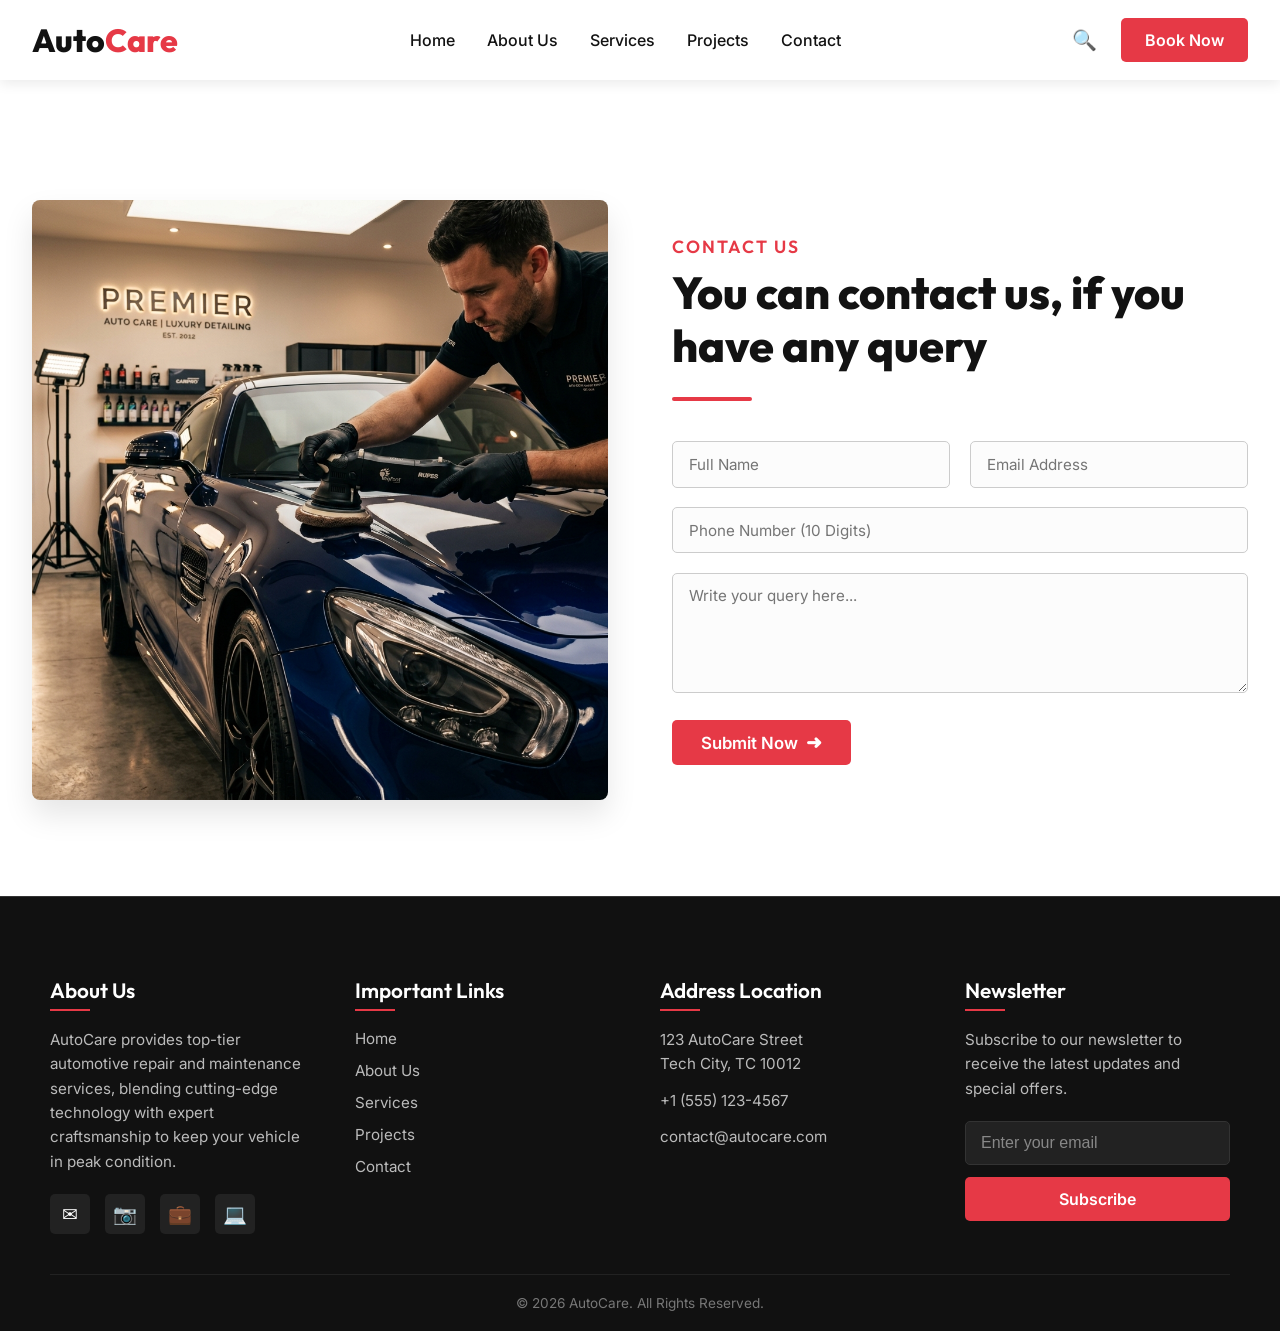
<file: contact.html>
<!DOCTYPE html>
<html lang="en">

<head>
    <meta charset="UTF-8">
    <meta name="viewport" content="width=device-width, initial-scale=1.0">
    <title>AutoCare - Contact Us</title>
    <link rel="preconnect" href="https://fonts.googleapis.com">
    <link rel="preconnect" href="https://fonts.gstatic.com" crossorigin>
    <link href="https://fonts.googleapis.com/css2?family=Inter:wght@400;500;600&family=Outfit:wght@400;600;800&display=swap" rel="stylesheet">
    <link rel="stylesheet" href="style.css">
    <link rel="stylesheet" href="navbar.css">
    <link rel="stylesheet" href="contact.css">
    <link rel="stylesheet" href="footer.css">
</head>

<body>
    <!-- Sticky Navigation -->
    <header class="navbar" id="home">
        <div class="nav-container">
            <div class="logo">
                <a href="index.html">Auto<span>Care</span></a>
            </div>
            <input type="checkbox" id="menu-toggle" class="menu-toggle">
            <label for="menu-toggle" class="hamburger">
                <span></span><span></span><span></span>
            </label>
            <nav class="nav-links">
                <ul>
                    <li><a href="index.html">Home</a></li>
                    <li><a href="about.html">About Us</a></li>
                    <li><a href="services.html">Services</a></li>
                    <li><a href="projects.html">Projects</a></li>
                    <li><a href="contact.html">Contact</a></li>
                </ul>
            </nav>
            <div class="nav-right">
                <button class="search-btn" aria-label="Search">&#128269;</button>
                <a href="contact.html" class="btn-book-now">Book Now</a>
            </div>
        </div>
    </header>

    <!-- Contact Us Section -->
    <section class="contact-section" id="contact" style="padding-top: 120px;">
        <div class="contact-container">
            <div class="contact-image">
                <img src="images/slide2.png" alt="Contact Us - Professional Customer Service">
            </div>
            <div class="contact-content">
                <h4 class="contact-subtitle">Contact Us</h4>
                <h2 class="contact-heading">You can contact us, if you have any query</h2>
                <div class="contact-separator"></div>
                <form action="#" method="POST" class="contact-form">
                    <div class="form-row">
                        <div class="input-group">
                            <input type="text" name="name" placeholder="Full Name" required pattern="[A-Za-z ]+" title="Only alphabetic characters and spaces are allowed">
                        </div>
                        <div class="input-group">
                            <input type="email" name="email" placeholder="Email Address" required>
                        </div>
                    </div>
                    <div class="input-group">
                        <input type="tel" name="phone" placeholder="Phone Number (10 Digits)" required pattern="[0-9]{10}" title="Please enter exactly 10 digits">
                    </div>
                    <div class="input-group">
                        <textarea name="message" placeholder="Write your query here..." required></textarea>
                    </div>
                    <button type="submit" class="contact-submit-btn">Submit Now <span>&#10140;</span></button>
                </form>
            </div>
        </div>
    </section>

    <!-- Footer Section -->
    <footer class="footer-section">
        <div class="footer-container">
            <div class="footer-col">
                <h4 class="footer-heading">About Us</h4>
                <p class="footer-desc">AutoCare provides top-tier automotive repair and maintenance services, blending cutting-edge technology with expert craftsmanship to keep your vehicle in peak condition.</p>
                <div class="footer-socials">
                    <a href="mailto:contact@autocare.com" class="social-icon" aria-label="Email">&#9993;</a>
                    <a href="https://instagram.com" target="_blank" class="social-icon" aria-label="Instagram">&#128247;</a>
                    <a href="https://linkedin.com" target="_blank" class="social-icon" aria-label="LinkedIn">&#128188;</a>
                    <a href="https://github.com" target="_blank" class="social-icon" aria-label="GitHub">&#128187;</a>
                </div>
            </div>
            <div class="footer-col">
                <h4 class="footer-heading">Important Links</h4>
                <ul class="footer-links">
                    <li><a href="index.html">Home</a></li>
                    <li><a href="about.html">About Us</a></li>
                    <li><a href="services.html">Services</a></li>
                    <li><a href="projects.html">Projects</a></li>
                    <li><a href="contact.html">Contact</a></li>
                </ul>
            </div>
            <div class="footer-col">
                <h4 class="footer-heading">Address Location</h4>
                <div class="footer-contact-info">
                    <p>123 AutoCare Street<br>Tech City, TC 10012</p>
                    <p>+1 (555) 123-4567</p>
                    <p>contact@autocare.com</p>
                </div>
            </div>
            <div class="footer-col">
                <h4 class="footer-heading">Newsletter</h4>
                <p class="footer-desc">Subscribe to our newsletter to receive the latest updates and special offers.</p>
                <form action="#" method="POST" class="footer-newsletter">
                    <input type="email" name="email" placeholder="Enter your email" required>
                    <button type="submit" class="btn-subscribe">Subscribe</button>
                </form>
            </div>
        </div>
        <div class="footer-bottom">
            <p>&copy; 2026 AutoCare. All Rights Reserved.</p>
        </div>
    </footer>
</body>
</html>
</file>
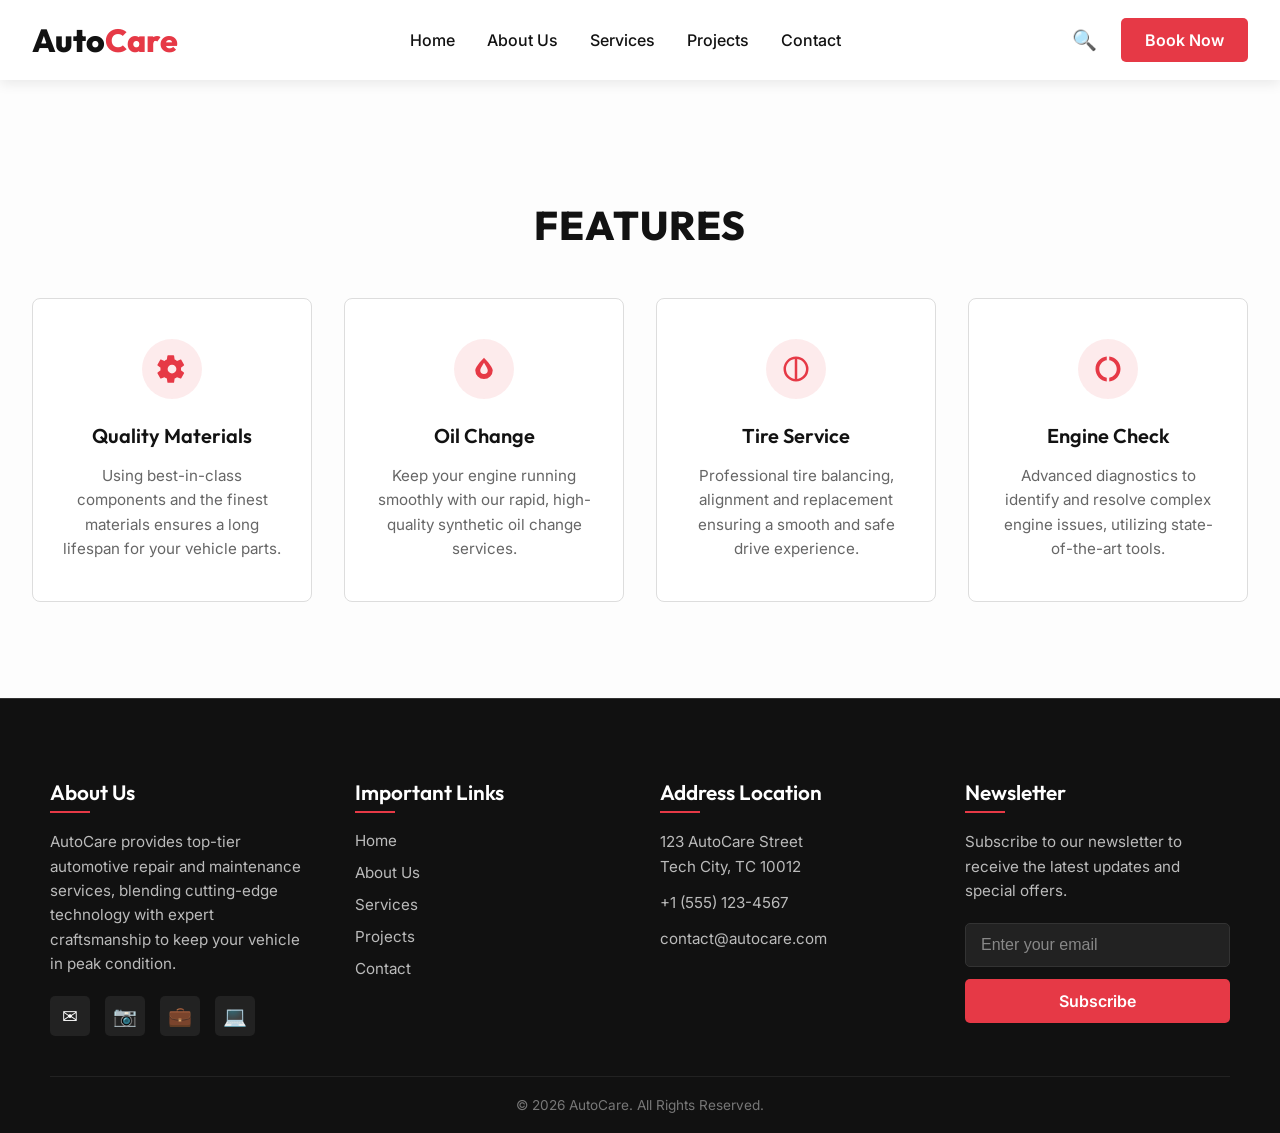
<file: features.html>
<!DOCTYPE html>
<html lang="en">

<head>
    <meta charset="UTF-8">
    <meta name="viewport" content="width=device-width, initial-scale=1.0">
    <title>AutoCare - Features</title>
    <link rel="preconnect" href="https://fonts.googleapis.com">
    <link rel="preconnect" href="https://fonts.gstatic.com" crossorigin>
    <link href="https://fonts.googleapis.com/css2?family=Inter:wght@400;500;600&family=Outfit:wght@400;600;800&display=swap" rel="stylesheet">
    <link rel="stylesheet" href="style.css">
    <link rel="stylesheet" href="navbar.css">
    <link rel="stylesheet" href="features.css">
    <link rel="stylesheet" href="footer.css">
</head>

<body>
    <!-- Sticky Navigation -->
    <header class="navbar" id="home">
        <div class="nav-container">
            <div class="logo">
                <a href="index.html">Auto<span>Care</span></a>
            </div>
            <input type="checkbox" id="menu-toggle" class="menu-toggle">
            <label for="menu-toggle" class="hamburger">
                <span></span><span></span><span></span>
            </label>
            <nav class="nav-links">
                <ul>
                    <li><a href="index.html">Home</a></li>
                    <li><a href="about.html">About Us</a></li>
                    <li><a href="services.html">Services</a></li>
                    <li><a href="projects.html">Projects</a></li>
                    <li><a href="contact.html">Contact</a></li>
                </ul>
            </nav>
            <div class="nav-right">
                <button class="search-btn" aria-label="Search">&#128269;</button>
                <a href="contact.html" class="btn-book-now">Book Now</a>
            </div>
        </div>
    </header>

    <!-- Features Section -->
    <section class="features-section" id="features" style="padding-top: 120px;">
        <h2 class="section-title">Features</h2>
        <div class="features-grid">
            <div class="feature-box">
                <div class="feature-icon">
                    <svg viewBox="0 0 24 24"><path d="M19.14,12.94C19.2,12.63 19.25,12.32 19.25,12C19.25,11.68 19.2,11.37 19.14,11.06L21.5,9.22C21.71,9.05 21.77,8.76 21.65,8.53L19.4,4.63C19.27,4.4 19,4.32 18.78,4.4L16,5.5C15.42,5.06 14.78,4.7 14.1,4.42L13.68,1.45C13.63,1.19 13.41,1 13.15,1H8.85C8.59,1 8.37,1.19 8.32,1.45L7.89,4.42C7.22,4.7 6.58,5.06 6,5.5L3.22,4.4C3,4.32 2.73,4.4 2.6,4.63L0.35,8.53C0.23,8.76 0.29,9.05 0.5,9.22L2.86,11.06C2.8,11.37 2.75,11.68 2.75,12C2.75,12.32 2.8,12.63 2.86,12.94L0.5,14.78C0.29,14.95 0.23,15.24 0.35,15.47L2.6,19.37C2.73,19.6 3,19.68 3.22,19.6L6,18.5C6.58,18.94 7.22,19.3 7.89,19.58L8.32,22.55C8.37,22.81 8.59,23 8.85,23H13.15C13.41,23 13.63,22.81 13.68,22.55L14.1,19.58C14.78,19.3 15.42,18.94 16,18.5L18.78,19.6C19,19.68 19.27,19.6 19.4,19.37L21.65,15.47C21.77,15.24 21.71,14.95 21.5,14.78L19.14,12.94M12,15.5A3.5,3.5 0 0,1 8.5,12A3.5,3.5 0 0,1 12,8.5A3.5,3.5 0 0,1 15.5,12A3.5,3.5 0 0,1 12,15.5Z" /></svg>
                </div>
                <h3 class="feature-title">Quality Materials</h3>
                <p class="feature-desc">Using best-in-class components and the finest materials ensures a long lifespan for your vehicle parts.</p>
            </div>
            <div class="feature-box">
                <div class="feature-icon">
                    <svg viewBox="0 0 24 24"><path d="M12,16A3,3 0 0,1 9,13C9,11.88 10.31,9.71 12,7C13.69,9.71 15,11.88 15,13A3,3 0 0,1 12,16M12,3C12,3 5,10.04 5,13A7,7 0 0,0 12,20A7,7 0 0,0 19,13C19,10.04 12,3 12,3Z" /></svg>
                </div>
                <h3 class="feature-title">Oil Change</h3>
                <p class="feature-desc">Keep your engine running smoothly with our rapid, high-quality synthetic oil change services.</p>
            </div>
            <div class="feature-box">
                <div class="feature-icon">
                    <svg viewBox="0 0 24 24"><path d="M12,2A10,10 0 0,0 2,12A10,10 0 0,0 12,22A10,10 0 0,0 22,12A10,10 0 0,0 12,2M11,19.93C7.06,19.43 4,16.05 4,12C4,7.95 7.06,4.57 11,4.07V19.93M13,4.07C16.94,4.57 20,7.95 20,12C20,16.05 16.94,19.43 13,19.93V4.07Z" /></svg>
                </div>
                <h3 class="feature-title">Tire Service</h3>
                <p class="feature-desc">Professional tire balancing, alignment and replacement ensuring a smooth and safe drive experience.</p>
            </div>
            <div class="feature-box">
                <div class="feature-icon">
                    <svg viewBox="0 0 24 24"><path d="M13,2.05V5.08C16.39,5.57 19,8.47 19,12C19,15.53 16.39,18.43 13,18.92V21.95C18.05,21.45 22,17.19 22,12C22,6.82 18.05,2.55 13,2.05M11,2.05C5.95,2.55 2,6.82 2,12C2,17.19 5.95,21.45 11,21.95V18.92C7.61,18.43 5,15.53 5,12C5,8.47 7.61,5.57 11,5.08V2.05Z" /></svg>
                </div>
                <h3 class="feature-title">Engine Check</h3>
                <p class="feature-desc">Advanced diagnostics to identify and resolve complex engine issues, utilizing state-of-the-art tools.</p>
            </div>
        </div>
    </section>

    <!-- Footer Section -->
    <footer class="footer-section">
        <div class="footer-container">
            <div class="footer-col">
                <h4 class="footer-heading">About Us</h4>
                <p class="footer-desc">AutoCare provides top-tier automotive repair and maintenance services, blending cutting-edge technology with expert craftsmanship to keep your vehicle in peak condition.</p>
                <div class="footer-socials">
                    <a href="mailto:contact@autocare.com" class="social-icon" aria-label="Email">&#9993;</a>
                    <a href="https://instagram.com" target="_blank" class="social-icon" aria-label="Instagram">&#128247;</a>
                    <a href="https://linkedin.com" target="_blank" class="social-icon" aria-label="LinkedIn">&#128188;</a>
                    <a href="https://github.com" target="_blank" class="social-icon" aria-label="GitHub">&#128187;</a>
                </div>
            </div>
            <div class="footer-col">
                <h4 class="footer-heading">Important Links</h4>
                <ul class="footer-links">
                    <li><a href="index.html">Home</a></li>
                    <li><a href="about.html">About Us</a></li>
                    <li><a href="services.html">Services</a></li>
                    <li><a href="projects.html">Projects</a></li>
                    <li><a href="contact.html">Contact</a></li>
                </ul>
            </div>
            <div class="footer-col">
                <h4 class="footer-heading">Address Location</h4>
                <div class="footer-contact-info">
                    <p>123 AutoCare Street<br>Tech City, TC 10012</p>
                    <p>+1 (555) 123-4567</p>
                    <p>contact@autocare.com</p>
                </div>
            </div>
            <div class="footer-col">
                <h4 class="footer-heading">Newsletter</h4>
                <p class="footer-desc">Subscribe to our newsletter to receive the latest updates and special offers.</p>
                <form action="#" method="POST" class="footer-newsletter">
                    <input type="email" name="email" placeholder="Enter your email" required>
                    <button type="submit" class="btn-subscribe">Subscribe</button>
                </form>
            </div>
        </div>
        <div class="footer-bottom">
            <p>&copy; 2026 AutoCare. All Rights Reserved.</p>
        </div>
    </footer>
</body>
</html>
</file>
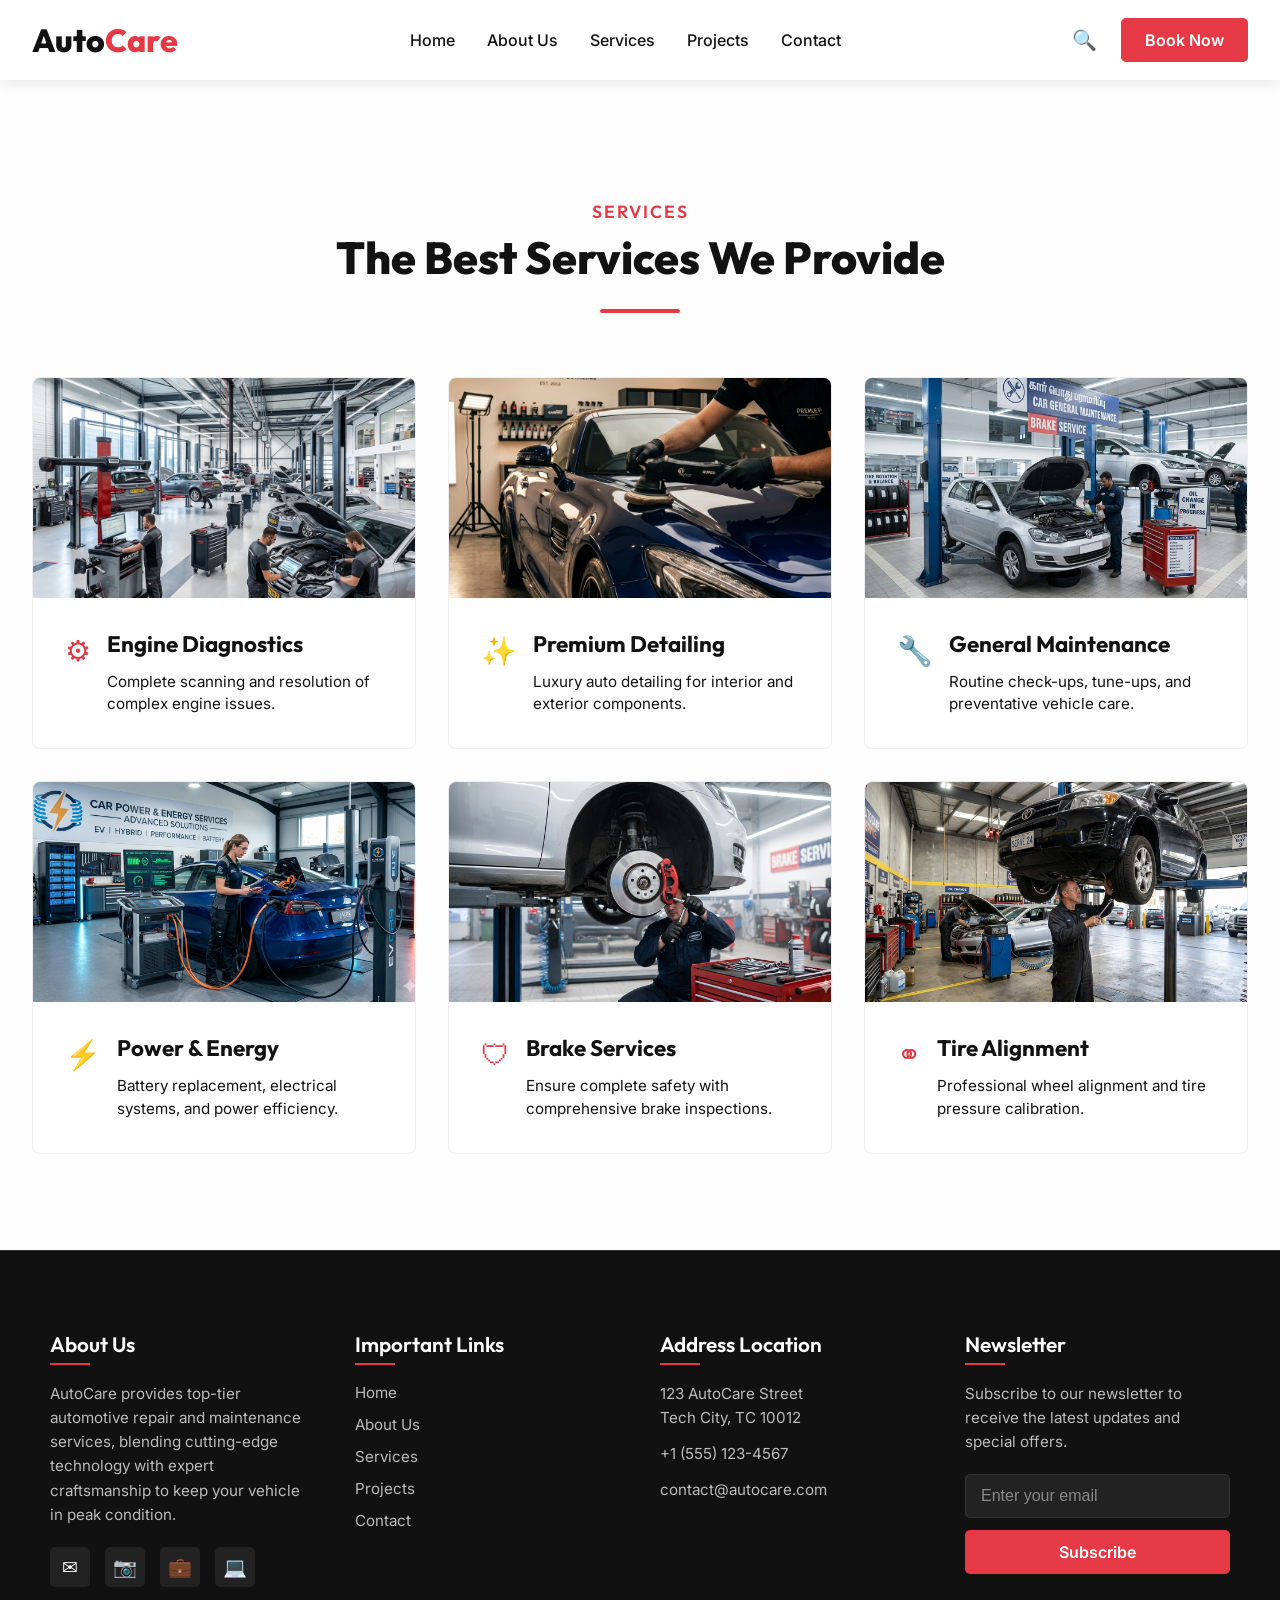
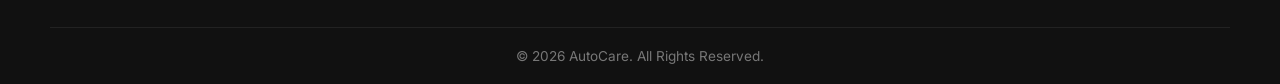
<file: services.html>
<!DOCTYPE html>
<html lang="en">

<head>
    <meta charset="UTF-8">
    <meta name="viewport" content="width=device-width, initial-scale=1.0">
    <title>AutoCare - Services</title>
    <link rel="preconnect" href="https://fonts.googleapis.com">
    <link rel="preconnect" href="https://fonts.gstatic.com" crossorigin>
    <link
        href="https://fonts.googleapis.com/css2?family=Inter:wght@400;500;600&family=Outfit:wght@400;600;800&display=swap"
        rel="stylesheet">
    <link rel="stylesheet" href="style.css">
    <link rel="stylesheet" href="navbar.css">
    <link rel="stylesheet" href="services.css">
    <link rel="stylesheet" href="footer.css">
</head>

<body>
    <!-- Sticky Navigation -->
    <header class="navbar" id="home">
        <div class="nav-container">
            <div class="logo">
                <a href="index.html">Auto<span>Care</span></a>
            </div>
            <input type="checkbox" id="menu-toggle" class="menu-toggle">
            <label for="menu-toggle" class="hamburger">
                <span></span><span></span><span></span>
            </label>
            <nav class="nav-links">
                <ul>
                    <li><a href="index.html">Home</a></li>
                    <li><a href="about.html">About Us</a></li>
                    <li><a href="services.html">Services</a></li>
                    <li><a href="projects.html">Projects</a></li>
                    <li><a href="contact.html">Contact</a></li>
                </ul>
            </nav>
            <div class="nav-right">
                <button class="search-btn" aria-label="Search">&#128269;</button>
                <a href="contact.html" class="btn-book-now">Book Now</a>
            </div>
        </div>
    </header>

    <!-- Services Section -->
    <section class="services-section" id="services" style="padding-top: 120px;">
        <div class="services-header">
            <h4 class="services-subtitle">Services</h4>
            <h2 class="services-heading">The Best Services We Provide</h2>
            <div class="services-separator"></div>
        </div>
        <div class="services-grid">
            <div class="service-card">
                <div class="service-image">
                    <img src="images/slide1.png" alt="Engine Diagnostic Service">
                </div>
                <div class="service-content">
                    <div class="service-icon">&#9881;</div>
                    <div class="service-text">
                        <h3 class="service-title">Engine Diagnostics</h3>
                        <p class="service-desc">Complete scanning and resolution of complex engine issues.</p>
                    </div>
                </div>
            </div>
            <div class="service-card">
                <div class="service-image">
                    <img src="images/slide2.png" alt="Detailing Service">
                </div>
                <div class="service-content">
                    <div class="service-icon">&#10024;</div>
                    <div class="service-text">
                        <h3 class="service-title">Premium Detailing</h3>
                        <p class="service-desc">Luxury auto detailing for interior and exterior components.</p>
                    </div>
                </div>
            </div>
            <div class="service-card">
                <div class="service-image">
                    <img src="images/service3.png" alt="General Maintenance">
                </div>
                <div class="service-content">
                    <div class="service-icon">&#128295;</div>
                    <div class="service-text">
                        <h3 class="service-title">General Maintenance</h3>
                        <p class="service-desc">Routine check-ups, tune-ups, and preventative vehicle care.</p>
                    </div>
                </div>
            </div>
            <div class="service-card">
                <div class="service-image">
                    <img src="images/service4.png" alt="Power & Energy">
                </div>
                <div class="service-content">
                    <div class="service-icon">&#9889;</div>
                    <div class="service-text">
                        <h3 class="service-title">Power & Energy</h3>
                        <p class="service-desc">Battery replacement, electrical systems, and power efficiency.</p>
                    </div>
                </div>
            </div>
            <div class="service-card">
                <div class="service-image">
                    <img src="images/service5.png" alt="Brake Services">
                </div>
                <div class="service-content">
                    <div class="service-icon">&#128737;</div>
                    <div class="service-text">
                        <h3 class="service-title">Brake Services</h3>
                        <p class="service-desc">Ensure complete safety with comprehensive brake inspections.</p>
                    </div>
                </div>
            </div>
            <div class="service-card">
                <div class="service-image">
                    <img src="images/service6.png" alt="Tire & Wheel">
                </div>
                <div class="service-content">
                    <div class="service-icon">&#9901;</div>
                    <div class="service-text">
                        <h3 class="service-title">Tire Alignment</h3>
                        <p class="service-desc">Professional wheel alignment and tire pressure calibration.</p>
                    </div>
                </div>
            </div>
        </div>
    </section>

    <!-- Footer Section -->
    <footer class="footer-section">
        <div class="footer-container">
            <div class="footer-col">
                <h4 class="footer-heading">About Us</h4>
                <p class="footer-desc">AutoCare provides top-tier automotive repair and maintenance services, blending
                    cutting-edge technology with expert craftsmanship to keep your vehicle in peak condition.</p>
                <div class="footer-socials">
                    <a href="mailto:contact@autocare.com" class="social-icon" aria-label="Email">&#9993;</a>
                    <a href="https://instagram.com" target="_blank" class="social-icon"
                        aria-label="Instagram">&#128247;</a>
                    <a href="https://linkedin.com" target="_blank" class="social-icon"
                        aria-label="LinkedIn">&#128188;</a>
                    <a href="https://github.com" target="_blank" class="social-icon" aria-label="GitHub">&#128187;</a>
                </div>
            </div>
            <div class="footer-col">
                <h4 class="footer-heading">Important Links</h4>
                <ul class="footer-links">
                    <li><a href="index.html">Home</a></li>
                    <li><a href="about.html">About Us</a></li>
                    <li><a href="services.html">Services</a></li>
                    <li><a href="projects.html">Projects</a></li>
                    <li><a href="contact.html">Contact</a></li>
                </ul>
            </div>
            <div class="footer-col">
                <h4 class="footer-heading">Address Location</h4>
                <div class="footer-contact-info">
                    <p>123 AutoCare Street<br>Tech City, TC 10012</p>
                    <p>+1 (555) 123-4567</p>
                    <p>contact@autocare.com</p>
                </div>
            </div>
            <div class="footer-col">
                <h4 class="footer-heading">Newsletter</h4>
                <p class="footer-desc">Subscribe to our newsletter to receive the latest updates and special offers.</p>
                <form action="#" method="POST" class="footer-newsletter">
                    <input type="email" name="email" placeholder="Enter your email" required>
                    <button type="submit" class="btn-subscribe">Subscribe</button>
                </form>
            </div>
        </div>
        <div class="footer-bottom">
            <p>&copy; 2026 AutoCare. All Rights Reserved.</p>
        </div>
    </footer>
</body>

</html>
</file>
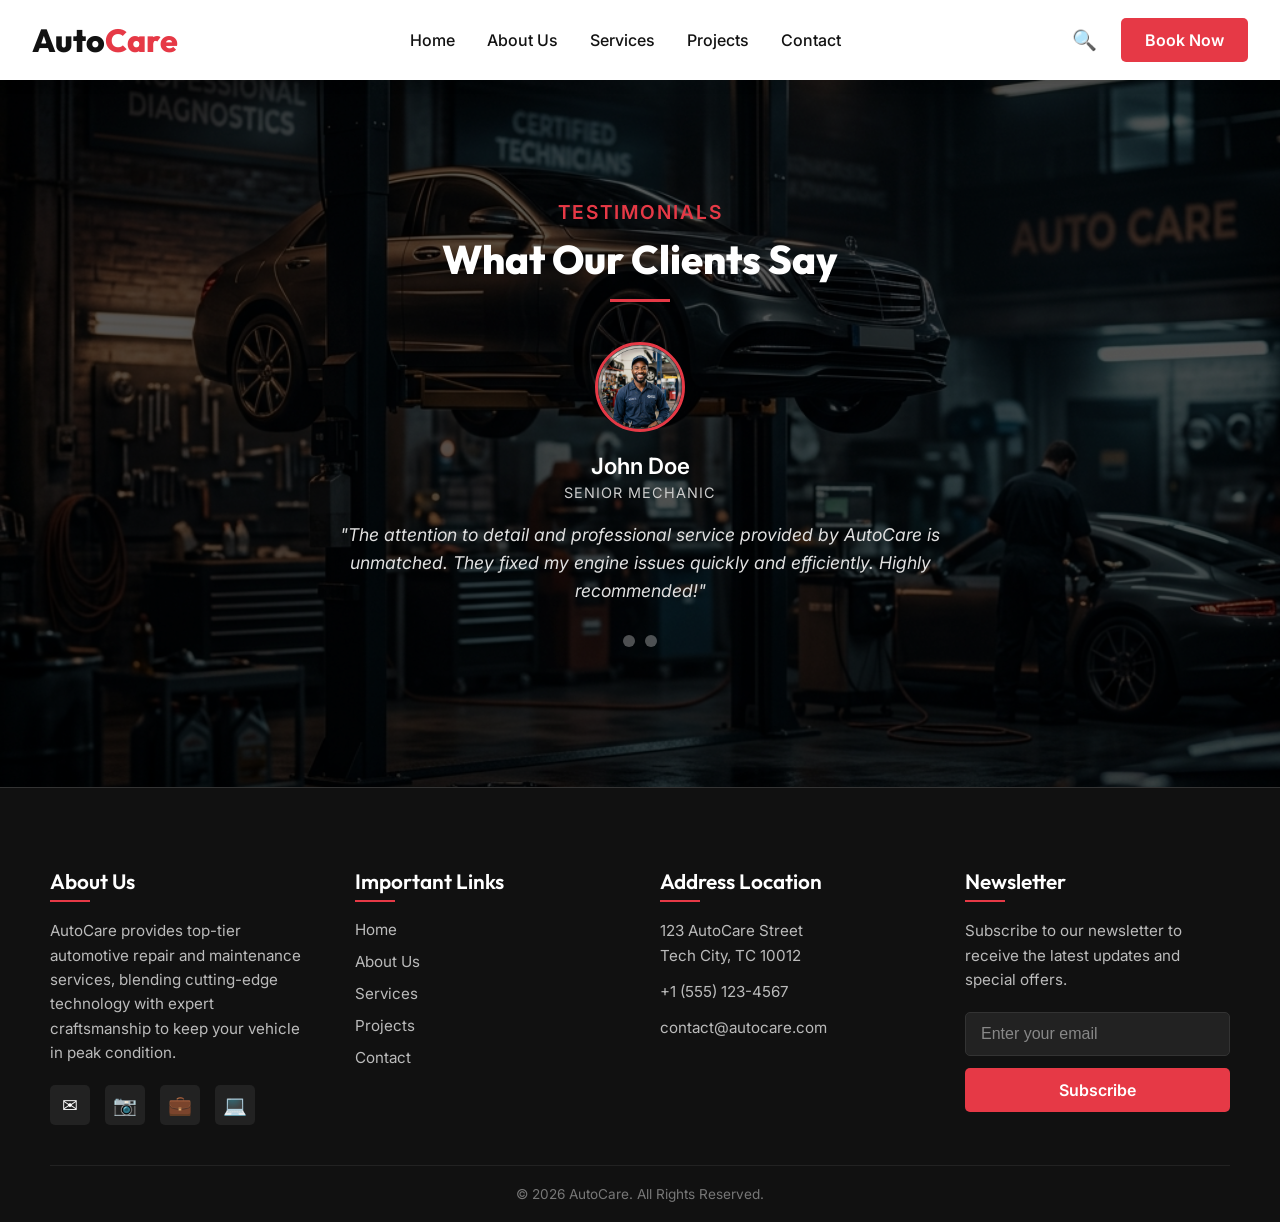
<file: testimonials.html>
<!DOCTYPE html>
<html lang="en">

<head>
    <meta charset="UTF-8">
    <meta name="viewport" content="width=device-width, initial-scale=1.0">
    <title>AutoCare - Testimonials</title>
    <link rel="preconnect" href="https://fonts.googleapis.com">
    <link rel="preconnect" href="https://fonts.gstatic.com" crossorigin>
    <link href="https://fonts.googleapis.com/css2?family=Inter:wght@400;500;600&family=Outfit:wght@400;600;800&display=swap" rel="stylesheet">
    <link rel="stylesheet" href="style.css">
    <link rel="stylesheet" href="navbar.css">
    <link rel="stylesheet" href="testimonials.css">
    <link rel="stylesheet" href="footer.css">
</head>

<body>
    <!-- Sticky Navigation -->
    <header class="navbar" id="home">
        <div class="nav-container">
            <div class="logo">
                <a href="index.html">Auto<span>Care</span></a>
            </div>
            <input type="checkbox" id="menu-toggle" class="menu-toggle">
            <label for="menu-toggle" class="hamburger">
                <span></span><span></span><span></span>
            </label>
            <nav class="nav-links">
                <ul>
                    <li><a href="index.html">Home</a></li>
                    <li><a href="about.html">About Us</a></li>
                    <li><a href="services.html">Services</a></li>
                    <li><a href="projects.html">Projects</a></li>
                    <li><a href="contact.html">Contact</a></li>
                </ul>
            </nav>
            <div class="nav-right">
                <button class="search-btn" aria-label="Search">&#128269;</button>
                <a href="contact.html" class="btn-book-now">Book Now</a>
            </div>
        </div>
    </header>

    <!-- Testimonials Section -->
    <section class="testimonials-section" id="testimonials" style="margin-top: 0; padding-top: 120px;">
        <div class="testimonials-overlay"></div>
        <div class="testimonials-container">
            <h4 class="testimonials-subtitle">Testimonials</h4>
            <h2 class="testimonials-heading">What Our Clients Say</h2>
            <div class="testimonials-separator"></div>

            <div class="testimonials-slider">
                <div class="testimonials-track">
                    <div class="testimonial-slide">
                        <img src="images/profile1.png" alt="John Doe" class="testimonial-profile">
                        <h3 class="testimonial-name">John Doe</h3>
                        <span class="testimonial-position">Senior Mechanic</span>
                        <p class="testimonial-comment">"The attention to detail and professional service provided by AutoCare is unmatched. They fixed my engine issues quickly and efficiently. Highly recommended!"</p>
                    </div>
                    <div class="testimonial-slide">
                        <img src="images/profile2.png" alt="Jane Smith" class="testimonial-profile">
                        <h3 class="testimonial-name">Jane Smith</h3>
                        <span class="testimonial-position">Fleet Manager</span>
                        <p class="testimonial-comment">"We trust AutoCare with our entire fleet. Their proactive maintenance, transparent pricing, and excellent customer support ensure our vehicles are always on the road safely."</p>
                    </div>
                </div>
                <div class="testimonials-dots-auto">
                    <div class="dot-auto"></div>
                    <div class="dot-auto"></div>
                </div>
            </div>
        </div>
    </section>

    <!-- Footer Section -->
    <footer class="footer-section">
        <div class="footer-container">
            <div class="footer-col">
                <h4 class="footer-heading">About Us</h4>
                <p class="footer-desc">AutoCare provides top-tier automotive repair and maintenance services, blending cutting-edge technology with expert craftsmanship to keep your vehicle in peak condition.</p>
                <div class="footer-socials">
                    <a href="mailto:contact@autocare.com" class="social-icon" aria-label="Email">&#9993;</a>
                    <a href="https://instagram.com" target="_blank" class="social-icon" aria-label="Instagram">&#128247;</a>
                    <a href="https://linkedin.com" target="_blank" class="social-icon" aria-label="LinkedIn">&#128188;</a>
                    <a href="https://github.com" target="_blank" class="social-icon" aria-label="GitHub">&#128187;</a>
                </div>
            </div>
            <div class="footer-col">
                <h4 class="footer-heading">Important Links</h4>
                <ul class="footer-links">
                    <li><a href="index.html">Home</a></li>
                    <li><a href="about.html">About Us</a></li>
                    <li><a href="services.html">Services</a></li>
                    <li><a href="projects.html">Projects</a></li>
                    <li><a href="contact.html">Contact</a></li>
                </ul>
            </div>
            <div class="footer-col">
                <h4 class="footer-heading">Address Location</h4>
                <div class="footer-contact-info">
                    <p>123 AutoCare Street<br>Tech City, TC 10012</p>
                    <p>+1 (555) 123-4567</p>
                    <p>contact@autocare.com</p>
                </div>
            </div>
            <div class="footer-col">
                <h4 class="footer-heading">Newsletter</h4>
                <p class="footer-desc">Subscribe to our newsletter to receive the latest updates and special offers.</p>
                <form action="#" method="POST" class="footer-newsletter">
                    <input type="email" name="email" placeholder="Enter your email" required>
                    <button type="submit" class="btn-subscribe">Subscribe</button>
                </form>
            </div>
        </div>
        <div class="footer-bottom">
            <p>&copy; 2026 AutoCare. All Rights Reserved.</p>
        </div>
    </footer>
</body>
</html>
</file>
<file: style.css>
/* ========================================================
   Global Styes & Design System
   ======================================================== */
:root {
    --primary-color: #E63946;
    --primary-hover: #D62828;
    --text-dark: #121212;
    --text-light: #F8F9FA;
    --nav-bg: #FFFFFF;
    --font-heading: 'Outfit', sans-serif;
    --font-body: 'Inter', sans-serif;
    --transition: 0.3s ease-in-out;
}

* {
    margin: 0;
    padding: 0;
    box-sizing: border-box;
}

html {
    scroll-behavior: smooth;
    overflow-x: hidden;
}

body {
    font-family: var(--font-body);
    background-color: var(--text-light);
    color: var(--text-dark);
}

a { text-decoration: none; color: inherit; }
ul { list-style: none; }
button { font-family: inherit; }
</file>
<file: navbar.css>
/* ========================================================
   Navigation Bar Module
   ======================================================== */
.navbar {
    position: sticky;
    top: 0;
    width: 100%;
    background-color: var(--nav-bg);
    box-shadow: 0 4px 12px rgba(0, 0, 0, 0.08);
    z-index: 1000;
}

.nav-container {
    display: flex;
    justify-content: space-between;
    align-items: center;
    max-width: 1280px;
    margin: 0 auto;
    padding: 0 2rem;
    height: 80px;
}

/* Left: Logo */
.logo a {
    font-family: var(--font-heading);
    font-size: 2rem;
    font-weight: 800;
    color: var(--text-dark);
}

.logo span {
    color: var(--primary-color);
}

/* Center: Navigation Links */
.nav-links {
    height: 100%;
}

.nav-links > ul {
    display: flex;
    align-items: center;
    gap: 2rem;
    height: 100%;
}

.nav-links > ul > li {
    position: relative;
    height: 100%;
    display: flex;
    align-items: center;
}

.nav-links a {
    font-size: 1rem;
    font-weight: 500;
    transition: color var(--transition);
}

.nav-links a:hover,
.nav-links .dropdown:hover .drop-link {
    color: var(--primary-color);
}

/* Dropdown */
.dropdown-menu {
    position: absolute;
    top: 100%;
    left: 0;
    background-color: #fff;
    min-width: 200px;
    box-shadow: 0 10px 20px rgba(0,0,0,0.1);
    opacity: 0;
    visibility: hidden;
    transform: translateY(15px);
    transition: opacity 0.3s ease, transform 0.3s ease, visibility 0.3s;
    border-radius: 4px;
    overflow: hidden;
    z-index: 10;
}

.dropdown:hover .dropdown-menu {
    opacity: 1;
    visibility: visible;
    transform: translateY(0);
}

.dropdown-menu li {
    border-bottom: 1px solid #f0f0f0;
}

.dropdown-menu a {
    display: block;
    padding: 1rem 1.5rem;
    color: var(--text-dark);
    font-weight: 400;
    transition: background-color var(--transition), color var(--transition);
}

.dropdown-menu a:hover {
    background-color: #f9f9f9;
    color: var(--primary-color);
}

/* Right Section */
.nav-right {
    display: flex;
    align-items: center;
    gap: 1.5rem;
}

.search-btn {
    background: none;
    border: none;
    font-size: 1.25rem;
    cursor: pointer;
    transition: transform var(--transition);
}

.btn-book-now {
    background-color: var(--primary-color);
    color: #fff;
    padding: 0.75rem 1.5rem;
    border-radius: 5px;
    font-weight: 600;
    transition: var(--transition);
}

.btn-book-now:hover {
    background-color: var(--primary-hover);
    transform: translateY(-2px);
    box-shadow: 0 4px 10px rgba(230, 57, 70, 0.4);
}

/* Hamburger Menu (Mobile) */
.menu-toggle {
    display: none;
}

.hamburger {
    display: none;
    flex-direction: column;
    justify-content: space-between;
    width: 30px;
    height: 21px;
    cursor: pointer;
    z-index: 1001;
}

.hamburger span {
    display: block;
    height: 3px;
    width: 100%;
    background-color: var(--text-dark);
    border-radius: 3px;
    transition: var(--transition);
}

@media (max-width: 900px) {
    .nav-links {
        position: absolute;
        top: 80px;
        left: -100%;
        width: 100%;
        height: calc(100vh - 80px);
        background-color: var(--nav-bg);
        flex-direction: column;
        transition: left 0.4s ease;
        box-shadow: 0 10px 10px rgba(0,0,0,0.1);
        overflow-y: auto;
    }
    
    .nav-links > ul {
        flex-direction: column;
        padding-top: 2rem;
        gap: 0;
    }

    .nav-links > ul > li {
        width: 100%;
        border-bottom: 1px solid #f0f0f0;
    }

    .nav-links a {
        display: block;
        padding: 1.25rem 2rem;
    }

    .dropdown-menu {
        position: static;
        box-shadow: none;
        opacity: 1;
        visibility: visible;
        transform: none;
        display: none;
        background-color: #f9f9f9;
        border-radius: 0;
    }

    .dropdown:hover .dropdown-menu {
        display: block;
    }

    .nav-right {
        display: none;
    }

    .hamburger {
        display: flex;
    }

    .menu-toggle:checked ~ .nav-links {
        left: 0;
    }

    .menu-toggle:checked ~ .hamburger span:nth-child(1) {
        transform: translateY(9px) rotate(45deg);
    }
    
    .menu-toggle:checked ~ .hamburger span:nth-child(2) {
        opacity: 0;
    }

    .menu-toggle:checked ~ .hamburger span:nth-child(3) {
        transform: translateY(-9px) rotate(-45deg);
    }
}
</file>
<file: contact.css>
/* ========================================================
   Contact Us Section Module
   ======================================================== */
.contact-section {
    padding: 6rem 2rem;
    background-color: #fff;
}

.contact-container {
    display: grid;
    grid-template-columns: 1fr 1fr;
    gap: 4rem;
    max-width: 1280px;
    margin: 0 auto;
    align-items: stretch;
}

/* Left Division: Image */
.contact-image {
    width: 100%;
    height: 100%;
    min-height: 600px;
    border-radius: 8px;
    overflow: hidden;
    box-shadow: 0 15px 30px rgba(0,0,0,0.1);
}

.contact-image img {
    width: 100%;
    height: 100%;
    object-fit: cover;
    display: block;
}

/* Right Division: Content & Form */
.contact-content {
    display: flex;
    flex-direction: column;
    justify-content: center;
}

.contact-subtitle {
    font-family: var(--font-heading);
    color: var(--primary-color);
    font-size: 1.1rem;
    font-weight: 600;
    text-transform: uppercase;
    letter-spacing: 2px;
    margin-bottom: 0.5rem;
}

.contact-heading {
    font-family: var(--font-heading);
    font-size: 2.8rem;
    color: var(--text-dark);
    font-weight: 800;
    line-height: 1.2;
    margin-bottom: 1.5rem;
}

.contact-separator {
    width: 80px;
    height: 4px;
    background-color: var(--primary-color);
    margin-bottom: 2.5rem;
    border-radius: 2px;
}

/* Form Styles */
.contact-form {
    display: flex;
    flex-direction: column;
    gap: 1.2rem;
}

.form-row {
    display: flex;
    gap: 1.2rem;
}

.form-row .input-group {
    flex: 1;
}

.input-group {
    display: flex;
    flex-direction: column;
    gap: 0.5rem;
}

.contact-form input,
.contact-form textarea {
    width: 100%;
    padding: 0.8rem 1rem;
    font-family: var(--font-body);
    font-size: 0.95rem;
    color: var(--text-dark);
    background-color: #fcfcfc;
    border: 1px solid #ccc;
    border-radius: 5px;
    transition: border-color var(--transition), box-shadow var(--transition);
    outline: none;
}

.contact-form textarea {
    resize: vertical;
    min-height: 120px;
}

.contact-form input:focus,
.contact-form textarea:focus {
    border-color: var(--primary-color);
    box-shadow: 0 0 0 3px rgba(230, 57, 70, 0.15);
}

/* Ensure Invalid styling only triggers if the user has typed and it's wrong, but HTML5 validation mainly handles it on submit via the browser. Optional subtle pseudo-class */

.contact-submit-btn {
    background-color: var(--primary-color);
    color: #fff;
    font-family: var(--font-body);
    font-size: 1.05rem;
    font-weight: 600;
    padding: 0.8rem 1.8rem;
    border: none;
    border-radius: 5px;
    cursor: pointer;
    transition: background-color var(--transition), transform var(--transition);
    margin-top: 0.5rem;
    align-self: flex-start;
    display: flex;
    align-items: center;
    gap: 0.5rem;
}

.contact-submit-btn span {
    font-size: 1.2rem;
    line-height: 1;
}

.contact-submit-btn:hover {
    background-color: var(--primary-hover);
    transform: translateY(-2px);
}

/* Responsiveness */
@media (max-width: 900px) {
    .contact-container {
        grid-template-columns: 1fr;
        gap: 3rem;
    }
    
    .contact-image {
        min-height: 400px;
        order: -1;
    }
    
    .contact-heading {
        font-size: 2.2rem;
    }
    
    .form-row {
        flex-direction: column;
    }
    
    .contact-submit-btn {
        width: 100%;
        justify-content: center;
    }
}
</file>
<file: footer.css>
/* ========================================================
   Footer Section
   ======================================================== */
.footer-section {
    background-color: #111111;
    color: #e0e0e0;
    padding: 80px 50px 20px 50px;
    border-top: 1px solid #333333;
    font-family: var(--font-body, 'Inter', sans-serif);
}

.footer-container {
    max-width: 1200px;
    margin: 0 auto;
    display: grid;
    grid-template-columns: repeat(4, 1fr);
    gap: 40px;
    padding-bottom: 40px;
}

.footer-col {
    display: flex;
    flex-direction: column;
}

.footer-heading {
    color: #ffffff;
    font-size: 1.3rem;
    font-weight: 600;
    margin-bottom: 25px;
    position: relative;
    font-family: var(--font-heading, 'Outfit', sans-serif);
}

/* Subtle line under heading */
.footer-heading::after {
    content: '';
    position: absolute;
    left: 0;
    bottom: -8px;
    width: 40px;
    height: 2px;
    background-color: var(--primary-color, #E63946);
}

.footer-desc {
    font-size: 0.95rem;
    line-height: 1.6;
    margin-bottom: 20px;
    color: #bbbbbb;
}

/* Social Icons */
.footer-socials {
    display: flex;
    gap: 15px;
}

.social-icon {
    display: flex;
    align-items: center;
    justify-content: center;
    width: 40px;
    height: 40px;
    background-color: #222222;
    color: #ffffff;
    text-decoration: none;
    border-radius: 5px;
    font-size: 1.2rem;
    transition: all 0.3s ease;
}

.social-icon:hover {
    background-color: var(--primary-color, #E63946);
    transform: translateY(-3px);
}

/* Important Links */
.footer-links {
    list-style: none;
    padding: 0;
    margin: 0;
}

.footer-links li {
    margin-bottom: 12px;
}

.footer-links a {
    color: #bbbbbb;
    text-decoration: none;
    font-size: 0.95rem;
    transition: color 0.3s ease, padding-left 0.3s ease;
}

.footer-links a:hover {
    color: var(--primary-color, #E63946);
    padding-left: 5px;
}

/* Address Location */
.footer-contact-info p {
    font-size: 0.95rem;
    line-height: 1.6;
    margin-bottom: 12px;
    color: #bbbbbb;
}

/* Newsletter */
.footer-newsletter {
    display: flex;
    flex-direction: column;
    gap: 12px;
}

.footer-newsletter input {
    width: 100%;
    padding: 12px 15px;
    border: 1px solid #333333;
    background-color: #222222;
    color: #ffffff;
    border-radius: 5px;
    font-size: 1rem;
    outline: none;
    transition: border-color 0.3s ease;
}

.footer-newsletter input:focus {
    border-color: var(--primary-color, #E63946);
}

.footer-newsletter input::placeholder {
    color: #888888;
}

.btn-subscribe {
    width: 100%;
    padding: 12px 20px;
    background-color: var(--primary-color, #E63946);
    color: #ffffff;
    border: none;
    border-radius: 5px;
    font-size: 1rem;
    font-weight: 600;
    cursor: pointer;
    transition: background-color 0.3s ease, transform 0.3s ease;
}

.btn-subscribe:hover {
    background-color: #d62d3a;
    transform: translateY(-2px);
}

.footer-bottom {
    text-align: center;
    padding-top: 20px;
    border-top: 1px solid #222222;
    color: #777777;
    font-size: 0.85rem;
}

/* Responsive constraints */
@media (max-width: 1024px) {
    .footer-container {
        grid-template-columns: repeat(2, 1fr);
    }
}

@media (max-width: 768px) {
    .footer-section {
        padding: 50px 20px 20px 20px;
    }
    .footer-container {
        grid-template-columns: 1fr;
        gap: 30px;
    }
}
</file>
<file: features.css>
/* ========================================================
   Features Section Module
   ======================================================== */
.features-section {
    padding: 6rem 2rem;
    background-color: #fdfdfd;
}

.section-title {
    text-align: center;
    font-family: var(--font-heading);
    font-size: 2.5rem;
    color: var(--text-dark);
    margin-bottom: 3rem;
    font-weight: 800;
    text-transform: uppercase;
    letter-spacing: 1px;
}

.features-grid {
    display: grid;
    grid-template-columns: repeat(4, 1fr);
    gap: 2rem;
    max-width: 1280px;
    margin: 0 auto;
}

.feature-box {
    border: 1px solid #ddd;
    padding: 2.5rem 1.5rem;
    border-radius: 8px;
    text-align: center;
    background-color: #fff;
    transition: transform var(--transition), box-shadow var(--transition);
}

.feature-box:hover {
    transform: translateY(-5px);
    box-shadow: 0 10px 20px rgba(0, 0, 0, 0.05);
}

.feature-icon {
    width: 60px;
    height: 60px;
    margin: 0 auto 1.5rem auto;
    display: flex;
    align-items: center;
    justify-content: center;
    background-color: rgba(230, 57, 70, 0.1); /* light primary color */
    border-radius: 50%;
    color: var(--primary-color);
}

.feature-icon svg {
    width: 30px;
    height: 30px;
    fill: currentColor;
}

.feature-title {
    font-family: var(--font-heading);
    font-size: 1.25rem;
    font-weight: 600;
    margin-bottom: 1rem;
    color: var(--text-dark);
}

.feature-desc {
    font-size: 0.95rem;
    color: #666;
    line-height: 1.6;
}

/* Responsiveness */
@media (max-width: 1024px) {
    .features-grid {
        grid-template-columns: repeat(2, 1fr);
    }
}

@media (max-width: 600px) {
    .features-grid {
        grid-template-columns: 1fr;
    }
}
</file>
<file: services.css>
/* ========================================================
   Services Section Module
   ======================================================== */
.services-section {
    padding: 6rem 2rem;
    background-color: #fdfdfd;
}

.services-header {
    text-align: center;
    margin-bottom: 4rem;
}

.services-subtitle {
    font-family: var(--font-heading);
    color: var(--primary-color);
    font-size: 1.1rem;
    font-weight: 600;
    text-transform: uppercase;
    letter-spacing: 2px;
    margin-bottom: 0.5rem;
}

.services-heading {
    font-family: var(--font-heading);
    font-size: 2.8rem;
    color: var(--text-dark);
    font-weight: 800;
    line-height: 1.2;
    margin-bottom: 1.5rem;
}

.services-separator {
    width: 80px;
    height: 4px;
    background-color: var(--primary-color);
    margin: 0 auto;
    border-radius: 2px;
}

/* Layout Structure */
.services-grid {
    display: grid;
    grid-template-columns: repeat(3, 1fr);
    gap: 2rem;
    max-width: 1280px;
    margin: 0 auto;
}

/* Service Division */
.service-card {
    background-color: #fff;
    border: 1px solid #eee;
    border-radius: 8px;
    overflow: hidden;
    transition: transform var(--transition), box-shadow var(--transition);
}

.service-card:hover {
    transform: translateY(-5px);
    box-shadow: 0 15px 30px rgba(0, 0, 0, 0.08);
}

/* Top Image */
.service-image {
    width: 100%;
    height: 220px;
    overflow: hidden;
}

.service-image img {
    width: 100%;
    height: 100%;
    object-fit: cover;
    display: block;
    transition: transform 0.5s ease;
}

.service-card:hover .service-image img {
    transform: scale(1.05); /* Slight zoom on card hover */
}

/* Content Area */
.service-content {
    padding: 2rem;
    display: flex;
    align-items: flex-start;
    gap: 1rem;
    /* Required for hover effect specifically on this area */
    transition: var(--transition);
    cursor: default;
}

.service-icon {
    font-size: 1.8rem;
    color: var(--primary-color);
    flex-shrink: 0;
    margin-top: 0.2rem;
}

.service-text {
    display: flex;
    flex-direction: column;
}

.service-title {
    font-family: var(--font-heading);
    font-size: 1.4rem;
    font-weight: 700;
    color: var(--text-dark); /* Default black */
    margin-bottom: 0.8rem;
    transition: color 0.3s ease;
}

.service-desc {
    font-size: 0.95rem;
    color: var(--text-dark); /* Default black requested */
    line-height: 1.5;
    transition: color 0.3s ease;
}

/* Text Hover Effect */
.service-content:hover .service-title,
.service-content:hover .service-desc {
    color: var(--primary-color); /* Changes to red on hover */
}

/* Responsiveness */
@media (max-width: 1024px) {
    .services-grid {
        grid-template-columns: repeat(2, 1fr);
    }
}

@media (max-width: 768px) {
    .services-grid {
        grid-template-columns: 1fr;
    }
    .service-image {
        height: 250px;
    }
}
</file>
<file: testimonials.css>
/* ========================================================
   Testimonials Section
   ======================================================== */
.testimonials-section {
    position: relative;
    width: 100%;
    margin-top: 5rem;
    padding: 100px 50px;
    background-image: url('images/testimonial_bg.png');
    background-size: cover;
    background-position: center;
    background-attachment: fixed;
    color: var(--text-light);
    display: flex;
    justify-content: center;
    align-items: center;
    overflow: hidden;
}

.testimonials-overlay {
    position: absolute;
    top: 0;
    left: 0;
    width: 100%;
    height: 100%;
    background-color: rgba(0, 0, 0, 0.65);
    z-index: 1;
}

.testimonials-container {
    position: relative;
    z-index: 2;
    max-width: 800px;
    width: 100%;
    text-align: center;
    display: flex;
    flex-direction: column;
    align-items: center;
}

/* Centered content layout logic applied */
.testimonials-subtitle {
    color: var(--primary-color, #E63946);
    font-size: 1.2rem;
    font-weight: 600;
    text-transform: uppercase;
    letter-spacing: 2px;
    margin-bottom: 10px;
}

.testimonials-heading {
    font-size: 2.5rem;
    font-family: var(--font-heading, 'Outfit', sans-serif);
    font-weight: 800;
    margin-bottom: 15px;
    color: #fff;
}

.testimonials-separator {
    width: 60px;
    height: 3px;
    background-color: var(--primary-color, #E63946);
    margin: 0 auto 40px auto;
}

.testimonials-slider {
    width: 100%;
    overflow: hidden;
    position: relative;
    padding-bottom: 40px;
}

.testimonials-track {
    display: flex;
    width: 200%;
    /* 2 slides */
    animation: slideTestimonials 6s infinite;
}

.testimonial-slide {
    width: 50%;
    /* 100% of container when there are 2 */
    display: flex;
    flex-direction: column;
    align-items: center;
    padding: 0 20px;
    box-sizing: border-box;
}

.testimonial-profile {
    width: 90px;
    height: 90px;
    border-radius: 50%;
    object-fit: cover;
    margin-bottom: 20px;
    border: 3px solid var(--primary-color, #E63946);
}

.testimonial-name {
    font-size: 1.4rem;
    font-weight: 600;
    margin-bottom: 5px;
    color: #fff;
}

.testimonial-position {
    font-size: 0.9rem;
    color: #ccc;
    margin-bottom: 20px;
    text-transform: uppercase;
    letter-spacing: 1px;
}

.testimonial-comment {
    font-size: 1.1rem;
    line-height: 1.6;
    color: #e0e0e0;
    max-width: 600px;
    font-style: italic;
    margin: 0 auto;
}

/* Automatic sliding using CSS keyframes animation */
/* 2 seconds show + 1 second transition * 2 slides = 6 seconds */
@keyframes slideTestimonials {

    0%,
    33.33% {
        transform: translateX(0);
        opacity: 1;
    }

    41.66%,
    49.99% {
        transform: translateX(0);
        opacity: 0;
    }

    50% {
        transform: translateX(-50%);
        opacity: 0;
    }

    58.33%,
    83.33% {
        transform: translateX(-50%);
        opacity: 1;
    }

    91.66%,
    100% {
        transform: translateX(-50%);
        opacity: 0;
    }
}

@keyframes slideTestimonialsSmooth {

    0%,
    40% {
        transform: translateX(0);
    }

    50%,
    90% {
        transform: translateX(-50%);
    }

    100% {
        transform: translateX(0);
    }
}

/* Reverting back to smooth transition for a cleaner look */
.testimonials-track {
    animation: slideTestimonialsSmooth 6s infinite;
    /* transition: 0.3s ease; */
}


.testimonials-dots-auto {
    display: flex;
    justify-content: center;
    gap: 10px;
    margin-top: 30px;
}

.dot-auto {
    width: 12px;
    height: 12px;
    border-radius: 50%;
    background-color: rgba(255, 255, 255, 0.3);
    transition: 0.3s ease;
}

.dot-auto:nth-child(1) {
    animation: dotActive1 6s infinite;
}

.dot-auto:nth-child(2) {
    animation: dotActive2 6s infinite;
}

@keyframes dotActive1 {

    0%,
    40% {
        background-color: #fff;
        transform: scale(1.2);
    }

    50%,
    100% {
        background-color: rgba(255, 255, 255, 0.3);
        transform: scale(1);
    }
}

@keyframes dotActive2 {

    0%,
    40% {
        background-color: rgba(255, 255, 255, 0.3);
        transform: scale(1);
    }

    50%,
    90% {
        background-color: #fff;
        transform: scale(1.2);
    }

    100% {
        background-color: rgba(255, 255, 255, 0.3);
        transform: scale(1);
    }
}

/* Responsive constraints */
@media (max-width: 768px) {
    .testimonials-heading {
        font-size: 2rem;
    }

    .testimonial-slide {
        padding: 0 10px;
    }

    .testimonial-comment {
        font-size: 1rem;
    }
}
</file>
